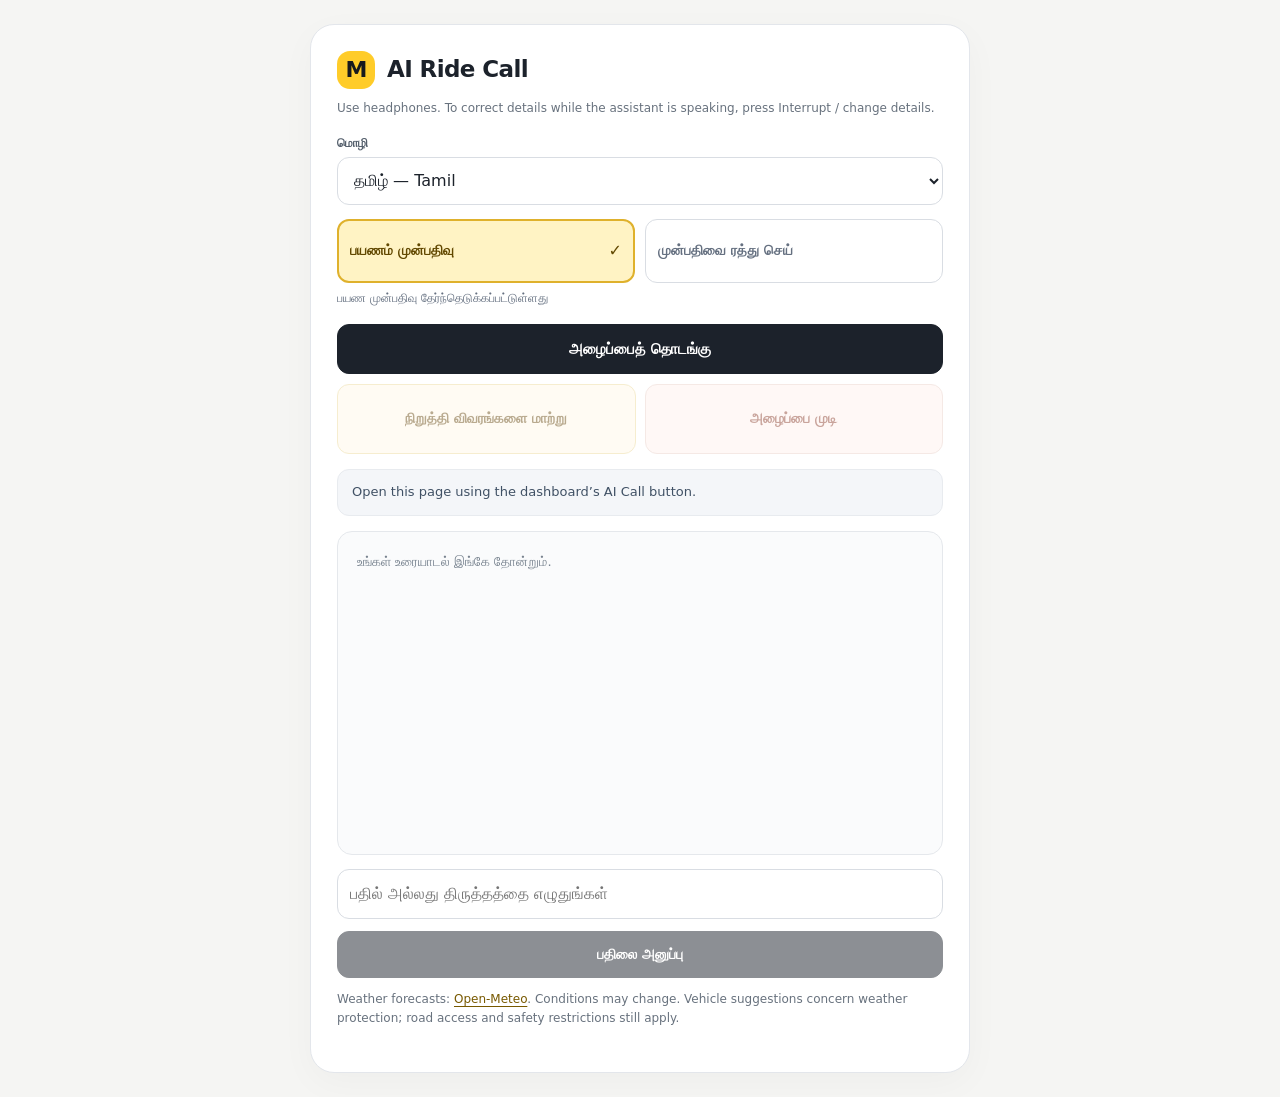
<file: app/integrations/ai_call_page.html>
<!doctype html>
<html lang="en"><head><meta charset="utf-8"><meta name="viewport" content="width=device-width,initial-scale=1"><title>AI Ride Call</title>
<style>
*{box-sizing:border-box}body{margin:0;background:#0e1525;color:#eef2ff;font:16px system-ui;display:grid;place-items:center;min-height:100vh}.phone{width:min(580px,96vw);padding:24px;background:#19253c;border-radius:25px;margin:16px auto}h2{margin:4px 0 10px}.hint{color:#b9c8e2;font-size:13px;line-height:1.5}button,input,select{padding:12px;border:0;border-radius:10px;font:inherit}button{cursor:pointer;background:#178d61;color:white}button:disabled{opacity:.45;cursor:default}select,input{background:#344660;color:white;max-width:100%}.row{display:flex;gap:8px;flex-wrap:wrap;margin:10px 0}.row>*{flex:1}#status,#weather{padding:12px;background:#273953;border-radius:12px;margin:12px 0;line-height:1.5}#weather{display:none}#log{height:260px;overflow:auto;background:#10192a;border-radius:12px;padding:12px;white-space:pre-wrap;overflow-wrap:anywhere;line-height:1.6}.you{color:#b2f5bf}.ai{color:#9fd2ff}.error{color:#ffc6a8}#interrupt{background:#996518}#hang{background:#b94150}#manual{width:100%;margin-top:10px}a{color:#b9d9ff}#readSummary{display:none;background:#344660}
</style><!-- MOVIO_CALL_THEME_STYLE_BEGIN --><style id="movioCallTheme">
/* MOVIO_CALL_THEME_V1 */
:root{--call-ink:#1c222b;--call-muted:#68727e;--call-line:#e3e6eb;--call-yellow:#ffcc29}
*{box-sizing:border-box}
body{margin:0;padding:24px 16px;background:#f5f5f3;color:var(--call-ink);font-family:'DM Sans',system-ui,-apple-system,'Segoe UI',sans-serif;font-size:15px;display:block;min-height:100vh;min-height:100dvh}
.phone{width:100%;max-width:660px;min-width:0;margin:0 auto;padding:26px;background:#fff;border:1px solid var(--call-line);border-radius:24px;box-shadow:0 10px 36px #1c222b08}
.phone *{min-width:0}
.movio-call-brand{display:flex;align-items:center;gap:12px;margin:0 0 10px}
.movio-call-mark{display:block;text-align:center;flex:none;width:38px;height:38px;line-height:38px;border-radius:13px;background:var(--call-yellow);color:#17191d;font-size:22px;font-weight:800;letter-spacing:-1px}
.phone h2{flex:1;font-size:23px;font-weight:800;letter-spacing:-.6px;line-height:1.35;margin:0;color:var(--call-ink)}
.phone .hint{font-size:12px;line-height:1.65;color:var(--call-muted);margin:10px 0 17px;overflow-wrap:anywhere}
.phone button,.phone input,.phone select{font-family:inherit;max-width:100%;border-radius:12px;font-size:14px;line-height:1.5}
.phone button{min-height:46px;padding:12px 14px;border:1px solid var(--call-line);background:#fff;color:var(--call-ink);font-weight:700;cursor:pointer;white-space:normal;touch-action:manipulation}
.phone button:hover:not(:disabled){filter:brightness(.98)}
.phone button:disabled{opacity:.5;cursor:not-allowed}
.phone button:focus-visible,.phone select:focus-visible,.phone input:focus-visible{outline:3px solid #d59d00;outline-offset:3px}
.phone select,.phone input{width:100%;min-height:48px;padding:12px;border:1px solid #d9dde3;background:#fff;color:var(--call-ink);font-size:16px;font-weight:400;box-shadow:none;color-scheme:light}
.movio-call-language{display:grid;gap:7px;margin:16px 0 14px;font-size:12px;font-weight:700;color:#535e6b}
.phone .row{display:grid;grid-template-columns:repeat(2,minmax(0,1fr));gap:9px;margin:12px 0;align-items:stretch}
.phone .row>*{min-width:0;flex:none}
.phone .row>button{width:100%}
.phone .movio-call-modes{gap:10px;grid-auto-rows:minmax(64px,auto);margin-bottom:6px}
.phone .movio-call-modes button{position:relative;min-height:64px;padding:13px 30px 13px 12px;border:1px solid #d9dde3;background:#fff;color:#657080;line-height:1.5;font-size:14px;text-align:left}
.phone #bookMode[aria-pressed=true]{background:#fff3c4;border:2px solid #dfb12c;color:#624800;padding:12px 29px 12px 11px}
.phone #cancelMode[aria-pressed=true]{background:#fff0eb;border:2px solid #de9e86;color:#823f2d;padding:12px 29px 12px 11px}
.phone .movio-call-modes button[aria-pressed=true]::after{content:'✓';position:absolute;right:11px;top:50%;transform:translateY(-50%);font-size:16px;font-weight:800}
.phone .movio-call-modes button[aria-pressed=true]:disabled{opacity:1;cursor:default}
.movio-call-selected{margin:0 0 17px;font-size:12px;color:#657080;line-height:1.5}
.phone .movio-call-actions{margin-top:10px;grid-auto-rows:minmax(70px,auto)}
.phone #call{display:block;width:100%;min-height:50px;margin:0;background:var(--call-ink);color:#fff;border:1px solid var(--call-ink);font-size:15px}
.phone #interrupt{background:#fff9e8;border:1px solid #eedca1;color:#755721}
.phone #hang{background:#fff2ee;border:1px solid #ecd4cd;color:#954c3b}
.phone #status,.phone #weather{padding:12px 14px;margin:15px 0;background:#f4f6f9;border:1px solid #e8ebef;color:#405165;border-radius:12px;font-size:13px;line-height:1.6;overflow-wrap:anywhere}
.phone #rides{white-space:pre-line;font-size:13px;line-height:1.65;color:#465364;background:#fafbfc;border-radius:12px;padding:12px;margin:12px 0;border:1px solid #e8ebef;overflow-wrap:anywhere}
.phone #rides:empty{display:none}
.phone #log{height:300px;height:clamp(220px,36dvh,350px);overflow:auto;overscroll-behavior:contain;background:#fafbfc;border:1px solid #e5e8ec;border-radius:15px;padding:13px;white-space:pre-wrap;overflow-wrap:anywhere;line-height:1.7;font-size:14px;color:#303b49}
.phone #log:empty::before{content:attr(data-empty-label);display:block;color:#78838f;font-size:13px;padding:6px}
.phone #log>div{padding:10px 12px;border-radius:12px;margin:0 0 10px}
.phone #log>div:last-child{margin-bottom:0}
.phone #log .you{background:#fff3c8;border:1px solid #f3e4b6;color:#56471f;margin-left:18px}
.phone #log .ai{background:#fff;border:1px solid #e2e7ec;color:#2c3b4d;margin-right:18px}
.phone #log .error{background:#fff1ec;border:1px solid #f0dcd3;color:#8d4430}
.phone #manual{margin-top:14px;width:100%;background:#fff;color:var(--call-ink)}
.phone #send{background:var(--call-ink);border-color:var(--call-ink);color:white}
.phone #readSummary{background:#f4f6f9;border:1px solid #dce2e8;color:#405165}
.phone .movio-call-replies{display:flex;flex-wrap:wrap}
.phone .movio-call-replies>button{flex:1 1 170px;width:auto}
.phone a{color:#785900;text-decoration:underline;text-underline-offset:3px}
.phone>.hint:last-child{font-size:11px;margin:16px 0 0;color:#75808c}
@media(max-width:480px){body{padding:12px}.phone{padding:18px 15px;border-radius:19px}.phone h2{font-size:21px}.phone .movio-call-modes button{font-size:13px}.phone .row{gap:8px}.phone button{padding:11px 10px;font-size:13px}.phone #log{font-size:13px}.phone #log .ai{margin-right:8px}.phone #log .you{margin-left:8px}}
@media(max-width:360px){.phone .movio-call-modes,.phone .movio-call-actions{grid-template-columns:minmax(0,1fr);grid-auto-rows:minmax(48px,auto)}.phone .movio-call-modes button{min-height:48px}}
@media(prefers-reduced-motion:reduce){.phone *{scroll-behavior:auto!important}}
</style><!-- MOVIO_CALL_THEME_STYLE_END --><!-- MOVIO_CALL_WEATHER_STYLE_BEGIN --><style id="movioCallWeatherStyle">/* MOVIO_CALL_WEATHER_POPUP_V1: non-modal; no backdrop or microphone changes. */
.phone #movioCallWeather[hidden],.phone #movioWeatherTab[hidden]{display:none!important}
.phone #movioCallWeather{position:fixed;z-index:90;inset:auto 14px auto auto;top:max(12px,env(safe-area-inset-top));width:min(352px,calc(100vw - 28px));max-height:min(310px,42vh);max-height:min(310px,42dvh);display:flex;flex-direction:column;margin:0;padding:0;background:#fff;color:#263443;border:1px solid #e1e6ec;border-radius:18px;box-shadow:0 14px 44px #24364a24;white-space:normal;font-family:inherit;overflow:hidden;isolation:isolate}
#movioCallWeather *{box-sizing:border-box;min-width:0}
#movioCallWeather .movio-wx-header{display:flex;align-items:center;gap:9px;padding:11px 13px 9px;border-bottom:1px solid #edf0f4;flex:none;background:#fffdf6}
#movioCallWeather .movio-wx-heading{margin:0;font-size:14px;font-weight:750;line-height:1.4;flex:1}
#movioCallWeather .movio-wx-dot{width:8px;height:8px;border-radius:50%;background:#e2ad1c;box-shadow:0 0 0 4px #fff0bc;flex:none;margin:0 3px}
.phone #movioCallWeather .movio-wx-minimize{display:grid;place-items:center;flex:none;width:34px;height:34px;min-height:34px;padding:0;border:1px solid #e2e7ec;border-radius:10px;background:#fff;color:#526171;font:23px/1 system-ui;cursor:pointer}
#movioCallWeather .movio-wx-content{overflow:auto;overscroll-behavior:contain;padding:10px 12px 12px;min-height:0}
#movioCallWeather .movio-wx-subtitle{margin:0 0 8px;color:#7b8794;font-size:10px;line-height:1.45}
#movioCallWeather .movio-wx-grid{display:grid;grid-template-columns:repeat(2,minmax(0,1fr));gap:8px}
#movioCallWeather .movio-wx-point{padding:9px 10px;background:#f6f8fb;border:1px solid #e8edf3;border-radius:12px;min-width:0}
#movioCallWeather .movio-wx-role{font-size:9px;line-height:1.5;font-weight:750;color:#748292;text-transform:uppercase;letter-spacing:.035em}
#movioCallWeather .movio-wx-place{font-size:12px;line-height:1.4;font-weight:700;margin:2px 0 7px;overflow:hidden;text-overflow:ellipsis;white-space:nowrap}
#movioCallWeather .movio-wx-main{display:flex;align-items:center;justify-content:space-between;gap:4px}
#movioCallWeather .movio-wx-icon{display:flex;flex:none;width:30px;height:30px;color:#68819b}
#movioCallWeather .movio-wx-icon svg{width:30px;height:30px;fill:none;stroke:currentColor;stroke-width:1.65;stroke-linecap:round;stroke-linejoin:round}
#movioCallWeather .movio-wx-temperature{font-size:24px;line-height:1.25;font-weight:750;letter-spacing:-.7px;white-space:nowrap}
#movioCallWeather .movio-wx-temperature small{font-size:11px;letter-spacing:0;font-weight:500;color:#73808f;margin-left:2px}
#movioCallWeather .movio-wx-condition{font-size:10px;line-height:1.4;font-weight:650;color:#536b83;margin:5px 0 3px;overflow-wrap:anywhere}
#movioCallWeather .movio-wx-rain{font-size:10px;line-height:1.5;color:#657989;overflow-wrap:anywhere}
#movioCallWeather [data-condition=clear] .movio-wx-icon{color:#bc8d13}
#movioCallWeather [data-condition=rain] .movio-wx-icon{color:#3282ad}
#movioCallWeather [data-condition=storm] .movio-wx-icon{color:#776195}
#movioCallWeather .movio-wx-tip{margin:9px 0 0;padding:8px 9px;background:#fff7dc;border-radius:9px;color:#705b26;font-size:11px;line-height:1.5;overflow-wrap:anywhere}
#movioCallWeather .movio-wx-footer{margin:7px 0 0;color:#84909e;font-size:9px;line-height:1.5;overflow-wrap:anywhere}
.phone #movioWeatherTab{position:fixed;z-index:89;right:14px;top:max(12px,env(safe-area-inset-top));display:flex;align-items:center;gap:7px;width:auto;max-width:calc(100vw - 28px);min-height:40px;padding:9px 12px;margin:0;border:1px solid #ecd898;border-radius:999px;background:#fff7db;color:#6b5420;box-shadow:0 5px 18px #21334a14;font:700 12px/1.4 system-ui;cursor:pointer;white-space:nowrap}
#movioWeatherTab svg{width:19px;height:19px;fill:none;stroke:currentColor;stroke-width:1.7;stroke-linecap:round;stroke-linejoin:round;flex:none}
.phone #movioCallWeather button:focus-visible,.phone #movioWeatherTab:focus-visible{outline:3px solid #d59d00;outline-offset:-3px}
@media(min-width:1150px){.phone #movioCallWeather,.phone #movioWeatherTab{right:20px;top:24px}}
@media(max-width:360px){.phone #movioCallWeather{right:10px;width:calc(100vw - 20px)}#movioCallWeather .movio-wx-content{padding:8px 10px 10px}#movioCallWeather .movio-wx-point{padding:8px}#movioCallWeather .movio-wx-temperature{font-size:22px}}
@media(max-height:460px){.phone #movioCallWeather{max-height:45dvh}#movioCallWeather .movio-wx-content{padding-top:7px}}
</style><!-- MOVIO_CALL_WEATHER_STYLE_END --></head><body><main class="phone">
<h2>AI Ride Call</h2><p class="hint" id="hint">Use headphones. To correct details while the assistant is speaking, press Interrupt / change details.</p>
<select id="lang"><option value="Tamil">தமிழ் — Tamil</option><option value="English">English</option><option value="Tanglish">Tanglish — தமிழ் + English</option></select>
<div class="row"><button id="bookMode">Book ride</button><button id="cancelMode">Cancel booking</button></div>
<div class="row"><button id="call">Start call</button><button id="interrupt" disabled>Interrupt / change details</button><button id="hang" disabled>End call</button></div>
<div id="status" aria-live="polite">Open this page using the dashboard’s AI Call button.</div>
<div id="rides"></div><div id="log" role="log"></div>
<input id="manual" placeholder="Type a correction or reply"><div class="row"><button id="send" disabled>Send reply</button><button id="readSummary">I have read the summary</button></div>
<p class="hint">Weather forecasts: <a href="https://open-meteo.com/" target="_blank" rel="noopener">Open-Meteo</a>. Conditions may change. Vehicle suggestions concern weather protection; road access and safety restrictions still apply.</p>
</main><script>
'use strict';
const $=id=>document.getElementById(id);
const nonce=location.hash.slice(1), origin=location.origin;
let mode='book',socket=null,stream=null,rec=null,context=null,analyser=null,source=null,raf=0;
let audio=null,finishAudio=null,audioURL=null,connected=false,busy=false,playing=false,callId=0,epoch=0,summaryNonce=null,summaryEpoch=null,ready=false,listenTimer=null,awaitInterrupt=false,playVersion=0,captureVersion=0;
let speech=null,gapTimer=null,finishGap=null,summaryKind='final';
const labels={English:['Book ride','Cancel booking','Start call','Interrupt / change details','End call','Send reply','I have read the summary'],Tamil:['பயணம் முன்பதிவு','முன்பதிவை ரத்து செய்','அழைப்பைத் தொடங்கு','நிறுத்தி விவரங்களை மாற்று','அழைப்பை முடி','பதிலை அனுப்பு','சுருக்கத்தைப் படித்தேன்'],Tanglish:['Ride book pannunga','Booking cancel pannunga','Call start','Niruthi details change','Call mudikkavum','Reply anuppu','Summary padichitten']};
function localize(){['bookMode','cancelMode','call','interrupt','hang','send','readSummary'].forEach((id,i)=>$(id).textContent=labels[$('lang').value][i]);}
$('lang').onchange=localize;localize();
function status(t){$('status').textContent=t;}
function offerReview(kind='final'){summaryKind=kind;const replay={English:'Replay weather advisory',Tamil:'வானிலை ஆலோசனையை மீண்டும் கேள்',Tanglish:'Vaanilai aalosanaiyai meendum kelu'};$('readSummary').textContent=kind==='weather'?replay[$('lang').value]:labels[$('lang').value][6];$('readSummary').style.display='inline-block';}
function log(who,text){const d=document.createElement('div');d.className=who==='You'?'you':who==='AI'?'ai':'error';d.textContent=who+': '+text;$('log').append(d);$('log').scrollTop=$('log').scrollHeight;}
// Same-origin fallback for browsers that detach a popup's window.opener.
const voiceChannel=(()=>{try{return typeof BroadcastChannel==='function'?new BroadcastChannel('movio-ai-booking'):null;}catch(e){return null;}})();
let parentTransport=null,helloAttempts=0;
function notify(type,data={}){const message={channel:'ai-ride-call',nonce,type,...data};let sent=false;
 if(parentTransport!=='broadcast'&&window.opener&&!window.opener.closed){try{window.opener.postMessage(message,origin);sent=true;}catch(e){}}
 if(voiceChannel&&(type==='hello'||!sent)){try{voiceChannel.postMessage(message);}catch(e){}}
}
function handleParentMessage(m,transport){if(mode==='cancel')return;if(!nonce||!m||m.channel!=='ai-ride-call'||m.nonce!==nonce)return;
 if(m.type==='ready'){ready=true;if(transport==='opener'||!parentTransport)parentTransport=transport;status('Ready');}
 if(m.type==='ready'||m.type==='rides'){const rides=m.rides||[];$('rides').textContent=mode==='cancel'?rides.map((r,i)=>`${i+1}. #${r.id}: ${r.pickup} → ${r.destination}`).join('\n'):'';if(socket?.readyState===1&&mode==='cancel')send({event:'active_rides',rides});}
 if(m.type==='result'&&socket?.readyState===1)send({event:'result',ok:!!m.ok,id:m.id,error:m.error,request_id:m.request_id});
}
window.addEventListener('message',e=>{if(e.origin!==origin||e.source!==window.opener)return;handleParentMessage(e.data,'opener');});
if(voiceChannel)voiceChannel.onmessage=e=>handleParentMessage(e.data,'broadcast');
function requestDashboard(){if(!nonce||ready)return;notify('hello');if(++helloAttempts<10)setTimeout(requestDashboard,500);}
if(nonce)requestDashboard();
function send(m){if(socket?.readyState===1)socket.send(JSON.stringify(m));}
const bookings=new Map();
async function commitOnce(token){
 const controller=new AbortController(),timer=setTimeout(()=>controller.abort(),12000);
 try{const response=await fetch('/api/weather-booking/commit',{method:'POST',credentials:'same-origin',signal:controller.signal,headers:{'Content-Type':'application/json'},body:JSON.stringify({token})});
  const result=await response.json();if(!response.ok||!result.ok){const error=Error(result.error||'Booking was not saved. Please confirm again.');error.http=true;throw error;}return result;
 }finally{clearTimeout(timer);}
}
async function commitBooking(action,id){
 const request=action.request_id;
 if(!request||!action.token){send({event:'result',request_id:request,ok:false,error:'Missing booking confirmation. Please confirm again.'});return;}
 if(!bookings.has(request))bookings.set(request,(async()=>{
  for(let attempt=0;attempt<2;attempt++){
   try{return await commitOnce(action.token);}
   catch(e){if(e.http||attempt===1)return {ok:false,error:e.name==='AbortError'?'Saving timed out. Checking whether the booking was stored.':e.message};}
  }
 })());
 const result=await bookings.get(request);
 if(result.ok)notify('booking_saved',{id:result.id});
 if(id===callId&&connected){send({event:'result',request_id:request,epoch:action.epoch,...result});status(result.ok?'Booking saved. Waiting for the spoken confirmation…':'Checking the booking result…');}
}
function stopCapture(){clearTimeout(listenTimer);listenTimer=null;cancelAnimationFrame(raf);raf=0;if(rec){rec.onstop=null;if(rec.state==='recording')rec.stop();rec=null;}source?.disconnect();source=null;analyser=null;if(context){context.close().catch(()=>{});context=null;}}
function releaseAudio(){if(audio){audio.onended=null;audio.onerror=null;audio.pause();audio.src='';audio=null;}if(audioURL){URL.revokeObjectURL(audioURL);audioURL=null;}}
function stopAudio(){playVersion++;speech=null;clearTimeout(gapTimer);gapTimer=null;if(finishGap){const done=finishGap;finishGap=null;done(false);}releaseAudio();if(finishAudio){const done=finishAudio;finishAudio=null;done(false);}playing=false;}
function listenSoon(id){clearTimeout(listenTimer);if(connected&&!busy&&!playing)listenTimer=setTimeout(()=>listen(id),300);}
function listen(id){if(!connected||busy||playing||id!==callId||!stream)return;stopCapture();
 const type=['audio/webm;codecs=opus','audio/webm','audio/mp4'].find(t=>MediaRecorder.isTypeSupported(t));
 rec=new MediaRecorder(stream,type?{mimeType:type}:{});const mine=rec,chunks=[],capture=++captureVersion;let speaking=false,first=0,lastVoice=0;
 rec.ondataavailable=e=>{if(e.data.size)chunks.push(e.data)};
 rec.onstop=()=>{cancelAnimationFrame(raf);if(!connected||id!==callId||!speaking)return;busy=true;status('Thinking…');
  const blob=new Blob(chunks,{type:mine.mimeType});if(blob.size>2000000){busy=false;status('Please use a shorter reply.');listenSoon(id);return;}
  const reader=new FileReader();reader.onload=()=>{if(connected&&id===callId&&capture===captureVersion)send({event:'audio',payload:String(reader.result).split(',')[1],summary_nonce:summaryNonce});};reader.readAsDataURL(blob);};
 rec.start();context=new AudioContext();source=context.createMediaStreamSource(stream);analyser=context.createAnalyser();analyser.fftSize=1024;source.connect(analyser);const samples=new Float32Array(analyser.fftSize),started=performance.now();status('Listening…');
 function monitor(){if(!connected||busy||playing||id!==callId||mine.state!=='recording')return;analyser.getFloatTimeDomainData(samples);let sum=0;for(const x of samples)sum+=x*x;const now=performance.now();if(Math.sqrt(sum/samples.length)>.023){if(!speaking){speaking=true;first=now;}lastVoice=now;}
  if(speaking&&now-first>450&&now-lastVoice>1100||now-started>27000){if(speaking)mine.stop();else{stopCapture();listenSoon(id);}return;}raf=requestAnimationFrame(monitor);}
 raf=requestAnimationFrame(monitor);
}
function interrupt(){if(!connected)return;awaitInterrupt=true;captureVersion++;stopAudio();stopCapture();summaryNonce=null;summaryEpoch=null;$('readSummary').style.display='none';busy=false;send({event:'interrupt'});status('Tell me the corrected details.');listenSoon(callId);}
$('interrupt').onclick=interrupt;
async function play(m,id){stopAudio();stopCapture();const ticket=playVersion;busy=true;playing=true;status('AI speaking…');let ended=false;const localEpoch=m.epoch;
 try{const bytes=Uint8Array.from(atob(m.payload),c=>c.charCodeAt(0));audioURL=URL.createObjectURL(new Blob([bytes],{type:'audio/wav'}));audio=new Audio(audioURL);
  const wait=new Promise(resolve=>{finishAudio=resolve;audio.onended=()=>resolve(true);audio.onerror=()=>resolve(false);});await audio.play();ended=await wait;
 }catch(e){log('Error','Audio could not play. Read the summary below.');}
 finally{if(ticket===playVersion&&id===callId&&(localEpoch==null||localEpoch===epoch)){stopAudio();busy=false;playing=false;/* MOVIO_WX_PLAY_BEGIN */window.movioCallWeatherUI?.playbackFinished(m,id,ended);/* MOVIO_WX_PLAY_END */if(ended&&m.summary_nonce){send({event:'playback_ended',epoch:m.epoch,summary_nonce:m.summary_nonce});$('readSummary').style.display='none';}else if(m.summary_nonce){offerReview(m.summary_kind);}if(m.done){stop();status('Call completed.');}else listenSoon(id);}}
}
function queueSpeech(m,id){
 if(m.event==='reply'){stopAudio();stopCapture();speech={id,epoch:m.epoch,meta:m,total:m.chunk_count,next:0,chunks:new Map(),running:false};busy=true;playing=true;status('AI speaking…');}
 const current=speech;if(!current||current.id!==id||current.epoch!==m.epoch||id!==callId)return;
 if(m.chunk_index<current.next)return;current.chunks.set(m.chunk_index,m);drainSpeech(current);
}
async function drainSpeech(current){
 if(current.running)return;current.running=true;
 try{
  while(speech===current&&current.id===callId&&current.epoch===epoch){
   const part=current.chunks.get(current.next);if(!part)return;current.chunks.delete(current.next);
   let ended=false;
   try{const bytes=Uint8Array.from(atob(part.payload),c=>c.charCodeAt(0));audioURL=URL.createObjectURL(new Blob([bytes],{type:'audio/wav'}));audio=new Audio(audioURL);
    const wait=new Promise(resolve=>{finishAudio=resolve;audio.onended=()=>resolve(true);audio.onerror=()=>resolve(false);});await audio.play();ended=await wait;
   }catch(e){ended=false;}
   if(speech!==current||current.id!==callId||current.epoch!==epoch)return;
   finishAudio=null;releaseAudio();
   if(!ended){speech=null;playing=false;busy=false;log('Error',current.meta.summary_kind==='weather'?'Weather audio could not play. Replay the advisory before continuing.':'Audio could not play. Review the booking details below.');if(current.meta.summary_nonce)offerReview(current.meta.summary_kind);listenSoon(current.id);return;}
   current.next++;
   if(current.next===current.total){speech=null;playing=false;busy=false;/* MOVIO_WX_STREAM_BEGIN */window.movioCallWeatherUI?.playbackFinished(current.meta,current.id,true);/* MOVIO_WX_STREAM_END */
    if(current.meta.summary_nonce)send({event:'playback_ended',epoch:current.epoch,summary_nonce:current.meta.summary_nonce});
    if(current.meta.done){stop();status('Call completed.');}else listenSoon(current.id);return;
   }
   if(part.pause_after_ms){await new Promise(resolve=>{finishGap=resolve;gapTimer=setTimeout(()=>{finishGap=null;gapTimer=null;resolve(true);},part.pause_after_ms);});}
  }
 }finally{current.running=false;if(speech===current&&current.id===callId&&current.epoch===epoch&&current.chunks.has(current.next))drainSpeech(current);}
}

/* MOVIO_CANCEL_ACCOUNT_V1 */
let accountCancelRides = [];
let accountCancelOwner = null;

const accountCancelRequests = new Map();

const accountCancelStatuses = new Set([
    'scheduled',
    'requested',
    'accepted',
    'arriving',
    'needs_location'
]);

async function cancelAccountAPI(path, body) {
    const controller = new AbortController();
    const timer = setTimeout(() => controller.abort(), 10000);

    try {
        const response = await fetch('/api' + path, {
            credentials: 'same-origin',
            cache: 'no-store',
            signal: controller.signal,
            ...(body === undefined ? {} : {
                method: 'POST',
                headers: {'Content-Type': 'application/json'},
                body: JSON.stringify(body)
            })
        });

        let data;

        try {
            data = await response.json();
        } catch (error) {
            throw Error(
                'The website API did not return JSON. ' +
                'Open the current website address.'
            );
        }

        if (response.status === 401) {
            throw Error(
                'Sign in to your customer account on this website address.'
            );
        }

        if (!response.ok || data.ok === false) {
            throw Error(
                data.error || 'The booking request was rejected.'
            );
        }

        return data;
    } finally {
        clearTimeout(timer);
    }
}

async function cancelAccountSnapshot() {
    const me = await cancelAccountAPI('/me');

    if (me.role !== 'customer') {
        throw Error(
            'Use your customer account to cancel a booking.'
        );
    }

    const data = await cancelAccountAPI('/rides');

    if (!Array.isArray(data.rides)) {
        throw Error(
            'Your bookings could not be loaded. Please retry.'
        );
    }

    return {
        owner: Number(me.id),
        rides: data.rides.filter(
            ride => Number(ride.customer_id) === Number(me.id)
        )
    };
}

async function loadAccountCancellation() {
    const snapshot = await cancelAccountSnapshot();

    accountCancelOwner = snapshot.owner;

    accountCancelRides = snapshot.rides.filter(
        ride => accountCancelStatuses.has(ride.status)
    ).slice(0, 30);

    $('rides').textContent = accountCancelRides.map(
        (ride, index) =>
            `${index + 1}. #${ride.id}: ` +
            `${ride.pickup} → ${ride.destination} (${ride.status})`
    ).join('\n');

    return accountCancelRides;
}

async function ownedCancellationRide(id) {
    const snapshot = await cancelAccountSnapshot();

    if (snapshot.owner !== accountCancelOwner) {
        throw Error(
            'Your signed-in account changed. ' +
            'End this call and start again.'
        );
    }

    const ride = snapshot.rides.find(
        item => Number(item.id) === id
    );

    if (!ride) {
        throw Error(
            'This booking was not found in your signed-in account.'
        );
    }

    return ride;
}

async function cancelAccountBooking(action, id) {
    const request = action.request_id;

    if (!request) {
        send({
            event: 'result',
            ok: false,
            error: 'Cancellation confirmation is missing.'
        });
        return;
    }

    const key = id + ':' + request;

    if (!accountCancelRequests.has(key)) {
        accountCancelRequests.set(key, (async () => {
            try {
                const rideId = Number(action.ride_id);

                if (!Number.isSafeInteger(rideId) || rideId < 1) {
                    throw Error('Invalid booking number.');
                }

                const ride = await ownedCancellationRide(rideId);

                if (ride.status !== 'cancelled') {
                    if (!accountCancelStatuses.has(ride.status)) {
                        throw Error(
                            'This booking cannot be cancelled ' +
                            'in its current state.'
                        );
                    }

                    try {
                        if (ride.status === 'scheduled') {
                            await cancelAccountAPI(
                                '/weather-booking/cancel',
                                {ride_id: rideId}
                            );
                        } else {
                            await cancelAccountAPI(
                                '/rides/' + rideId + '/status',
                                {status: 'cancelled'}
                            );
                        }
                    } catch (error) {
                        const latest = await ownedCancellationRide(
                            rideId
                        );

                        if (latest.status !== 'cancelled') {
                            if (
                                ride.status === 'scheduled' &&
                                latest.status !== 'scheduled' &&
                                accountCancelStatuses.has(latest.status)
                            ) {
                                await cancelAccountAPI(
                                    '/rides/' + rideId + '/status',
                                    {status: 'cancelled'}
                                );
                            } else {
                                throw error;
                            }
                        }
                    }
                }

                const saved = await ownedCancellationRide(rideId);

                if (saved.status !== 'cancelled') {
                    throw Error(
                        'Cancellation was not saved. Please retry.'
                    );
                }

                return {ok: true, id: rideId};

            } catch (error) {
                return {
                    ok: false,
                    error: error.name === 'AbortError'
                        ? 'The website timed out. Check your booking ' +
                          'status before retrying.'
                        : error.message
                };
            }
        })());
    }

    const result = await accountCancelRequests.get(key);

    if (id === callId && connected) {
        send({
            event: 'result',
            request_id: request,
            ...result
        });
    }
}

async function start(){if(connected)return;const id=++callId;epoch=0;summaryNonce=null;awaitInterrupt=false;
 try{if(mode==='cancel')await loadAccountCancellation();const binding=mode==='book'?await fetch('/api/weather-booking/session',{method:'POST',credentials:'same-origin',headers:{'Content-Type':'application/json'},body:'{}'}).then(async r=>{const j=await r.json();if(!r.ok)throw Error(j.error||'Sign in first');return j;}):null;
  stream=await navigator.mediaDevices.getUserMedia({audio:{echoCancellation:true,noiseSuppression:true,autoGainControl:true}});socket=new WebSocket(`${location.protocol==='https:'?'wss':'ws'}://${location.host}/browser-call?language=${encodeURIComponent($('lang').value)}&mode=${mode}`);
  socket.onopen=()=>{connected=true;busy=true;$('call').disabled=true;$('hang').disabled=false;$('interrupt').disabled=mode==='cancel';$('send').disabled=mode==='cancel';$('lang').disabled=true;$('bookMode').disabled=true;$('cancelMode').disabled=true;if(binding)send({event:'start',...binding});if(mode==='cancel')send({event:'active_rides',rides:accountCancelRides});else notify('get_rides');};
  socket.onmessage=async e=>{if(id!==callId)return;const m=JSON.parse(e.data);if(m.epoch!=null&&m.epoch<epoch)return;if(m.epoch!=null)epoch=m.epoch;
   if(awaitInterrupt&&['reply','speech_chunk','action'].includes(m.event))return;
   /* MOVIO_WX_EVENT_BEGIN */window.movioCallWeatherUI?.event(m,id);/* MOVIO_WX_EVENT_END */if(m.event==='ready')return;
   if(m.event==='processing'){busy=true;status('Thinking…');return;}
   if(m.event==='interrupted'){awaitInterrupt=false;busy=false;listenSoon(id);return;}
   if(m.event==='heard'){log('You',m.text);return;}
   if(m.event==='booking_error'){log('Error',m.message||'Booking was not saved.');status('Review the summary and confirm again.');return;}
   if(m.event==='error'){stopAudio();log('Error',m.message||'Please repeat');awaitInterrupt=false;busy=false;if(m.fatal)stop();else listenSoon(id);return;}
   if(m.event==='action'){busy=true;stopCapture();status('Saving your confirmed booking…');if(m.type==='weather_book')await commitBooking(m,id);else if(m.type==='cancel')await cancelAccountBooking(m,id);else notify('action',{action:m});return;}
   if(m.event==='speech_chunk'){queueSpeech(m,id);return;}
   if(m.event==='reply'){/* MOVIO_WX_REPLY_BEGIN */window.movioCallWeatherUI?.reply(m,id);if(window.movioCallWeatherUI?.shouldLog(m,id)!==false)/* MOVIO_WX_REPLY_END */if(m.text)log('AI',m.text);summaryNonce=m.summary_nonce||null;summaryEpoch=m.epoch;summaryKind=m.summary_kind||'final';$('readSummary').style.display='none';if(m.streaming)queueSpeech(m,id);else if(m.payload)await play(m,id);else{busy=false;if(summaryNonce)offerReview(summaryKind);listenSoon(id);}}
  };
  socket.onclose=()=>{if(id===callId)stop();};socket.onerror=()=>log('Error','Connection failed. Check the notebook services.');
 }catch(e){log('Error',e.message);stop();}
}
function stop(){callId++;connected=false;busy=false;stopAudio();stopCapture();socket?.close();socket=null;stream?.getTracks().forEach(t=>t.stop());stream=null;$('call').disabled=false;$('hang').disabled=true;$('interrupt').disabled=true;$('send').disabled=true;$('lang').disabled=false;$('bookMode').disabled=false;$('cancelMode').disabled=false;status('Call ended');}
function typed(text){if(!connected||!text.trim())return;if(playing||busy)interrupt();captureVersion++;stopCapture();busy=true;send({event:'text',text:text.trim(),summary_nonce:summaryNonce});}
$('send').onclick=()=>{typed($('manual').value);$('manual').value='';};$('manual').onkeydown=e=>{if(e.key==='Enter')$('send').click();};
$('readSummary').onclick=()=>{if(summaryNonce){if(summaryKind==='weather'){typed('repeat weather');$('readSummary').style.display='none';return;}send({event:'summary_read',epoch:summaryEpoch,summary_nonce:summaryNonce});$('readSummary').style.display='none';status('Summary read. Say yes to confirm, or give a correction.');listenSoon(callId);}};
$('bookMode').onclick=()=>{mode='book';$('rides').textContent='';};$('cancelMode').onclick=async()=>{mode='cancel';try{await loadAccountCancellation();status('Your bookings are loaded. Start the call.');}catch(error){$('rides').textContent='';status(error.message);}};$('call').onclick=start;$('hang').onclick=stop;window.addEventListener('beforeunload',stop);
</script><!-- MOVIO_CALL_THEME_SCRIPT_BEGIN --><script id="movioCallThemeScript">
/* MOVIO_CALL_THEME_V1: presentation only; preserve every existing call handler. */
(function(){
 'use strict';
 const byId=id=>document.getElementById(id),book=byId('bookMode'),cancel=byId('cancelMode'),language=byId('lang');
 if(!book||!cancel||!language||document.getElementById('movioCallSelected'))return;
 const panel=book.closest('.phone');if(!panel)return;
 const heading=panel.querySelector('h2');
 if(heading){const brand=document.createElement('div'),mark=document.createElement('span');brand.className='movio-call-brand';mark.className='movio-call-mark';mark.textContent='M';mark.setAttribute('aria-hidden','true');heading.before(brand);brand.append(mark,heading);}
 const languageLabel=document.createElement('label'),caption=document.createElement('span');
 languageLabel.className='movio-call-language';languageLabel.htmlFor='lang';caption.id='movioCallLanguageLabel';language.before(languageLabel);languageLabel.append(caption,language);
 const modes=book.parentElement;modes.classList.add('movio-call-modes');modes.setAttribute('role','group');
 const note=document.createElement('p');note.id='movioCallSelected';note.className='movio-call-selected';note.setAttribute('role','status');note.setAttribute('aria-live','polite');modes.after(note);
 const startButton=byId('call'),actions=startButton.parentElement;actions.classList.add('movio-call-actions');actions.before(startButton);
 byId('send')?.parentElement.classList.add('movio-call-replies');
 const copy={
  English:{language:'Language',purpose:'Call purpose',book:'Ride booking selected',cancel:'Booking cancellation selected',empty:'Your conversation will appear here.',placeholder:'Type a reply or correction'},
  Tamil:{language:'மொழி',purpose:'அழைப்பின் நோக்கம்',book:'பயண முன்பதிவு தேர்ந்தெடுக்கப்பட்டுள்ளது',cancel:'முன்பதிவு ரத்து தேர்ந்தெடுக்கப்பட்டுள்ளது',empty:'உங்கள் உரையாடல் இங்கே தோன்றும்.',placeholder:'பதில் அல்லது திருத்தத்தை எழுதுங்கள்'},
  Tanglish:{language:'Language',purpose:'Call purpose',book:'Ride booking selected',cancel:'Booking cancellation selected',empty:'Unga conversation inga varum.',placeholder:'Reply illa correction type pannunga'}
 };
 const tanglish=['Ride book pannu','Booking cancel pannu','Call start','Niruthi detail change pannu','Call mudikkavum'];
 if(typeof labels==='object'&&Array.isArray(labels.Tanglish))tanglish.forEach((text,index)=>{labels.Tanglish[index]=text;});
 let selected='book';
 function update(requested){
  // Read the actual existing mode; do not change it or replace its click handlers.
  selected=typeof mode==='string'&&['book','cancel'].includes(mode)?mode:requested||selected;
  const text=copy[language.value]||copy.English;
  if(language.value==='Tanglish')for(const [index,id] of ['bookMode','cancelMode','call','interrupt','hang'].entries())byId(id).textContent=tanglish[index];
  for(const [button,value] of [[book,'book'],[cancel,'cancel']]){
   button.setAttribute('aria-pressed',String(selected===value));button.setAttribute('aria-label',button.textContent);button.setAttribute('aria-describedby',note.id);
  }
  modes.setAttribute('aria-label',text.purpose);caption.textContent=text.language;note.textContent=text[selected];
  const log=byId('log');if(log)log.setAttribute('data-empty-label',text.empty);
  const input=byId('manual');if(input){input.placeholder=text.placeholder;input.setAttribute('aria-label',text.placeholder);}
 }
 // Existing onclick/onchange handlers run first and retain all booking/account logic.
 book.addEventListener('click',()=>update('book'));cancel.addEventListener('click',()=>update('cancel'));
 language.addEventListener('change',()=>update());update();
})();
</script><!-- MOVIO_CALL_THEME_SCRIPT_END --><!-- MOVIO_CONFIRMATION_CLIENT_START_V1 -->
<script>

// MOVIO_CONFIRMATION_CLIENT_V1 — behaviour only; existing layout/theme retained.
(()=>{
 'use strict';
 if(window.__movioConfirmationFlow)return;window.__movioConfirmationFlow=true;
 const affirmative=new Set(["aam", "aama", "aama book pannunga", "aamaa", "aamam", "amam", "bike continue", "book it", "book pannu", "book pannunga", "booking pannunga", "confirm", "confirmed", "continue", "continue pannunga", "go ahead", "keep bike", "keep the bike", "ok", "okay", "sari", "seri", "seri book pannunga", "yeah", "yep", "yes", "yes book it", "yes book pannunga", "yes confirm", "yes continue", "yes please", "yes please confirm", "yes please continue", "ஆமா", "ஆமாங்க", "ஆமாம்", "ஆமாம் தொடரலாம்", "ஆம்", "ஆம் தொடரலாம்", "ஆம் தொடருங்கள்", "ஆம் புக் செய்க", "ஆம் புக் பண்ணுங்க", "உறுதி செய்யுங்கள்", "சரி", "சரி புக் பண்ணுங்க", "சரிங்க", "சரிதான்", "சரியாக உள்ளது", "தொடரலாம்", "தொடருங்கள்", "புக் பண்ணுங்க", "புக்கிங் பண்ணுங்க", "பைக் தொடரட்டும்", "முன்பதிவு செய்யுங்கள்"]);
 const norm=s=>String(s||'').normalize('NFKC').toLowerCase().replace(/\p{Cf}/gu,'').replace(/\p{P}/gu,' ').replace(/\s+/g,' ').trim();
 const yes=s=>affirmative.has(norm(s));
 const oldSend=send,oldTyped=typed;
 let observed=null,latest=null,acknowledged=null,queued=null,saving=false;
 const submitted=new Set();
 function observe(){
  if(!socket||socket===observed)return;
  observed=socket;latest=null;acknowledged=null;queued=null;saving=false;submitted.clear();
  socket.addEventListener('message',e=>{
   let m;try{m=JSON.parse(e.data);}catch{return;}
   if(m.event==='reply'){
    latest=m.summary_nonce?{nonce:m.summary_nonce,epoch:m.epoch,kind:m.summary_kind||'final'}:null;
    if(queued&&(!latest||queued.nonce!==latest.nonce))queued=null;
    if(m.done){saving=false;queued=null;}
   }
   if(m.event==='action'&&m.type==='weather_book'){saving=true;queued=null;}
   if(m.event==='error'||m.event==='booking_error'){saving=false;if(latest)submitted.delete(latest.nonce);}
   if(m.event==='interrupted'){queued=null;latest=null;acknowledged=null;}
  });
 }
 function flush(){
  const item=queued;
  if(!item||saving||!connected||busy||playing)return;
  if(!latest||item.nonce!==latest.nonce||summaryNonce!==item.nonce){queued=null;return;}
  if(acknowledged!==item.nonce)return;
  queued=null;oldTyped(item.text);
 }
 send=function(message){
  observe();
  if(message.event==='playback_ended'||message.event==='summary_read'){
   if(latest&&message.summary_nonce===latest.nonce)acknowledged=message.summary_nonce;
   oldSend(message);setTimeout(flush,0);return;
  }
  if(message.event==='interrupt'){queued=null;latest=null;acknowledged=null;}
  if(message.event==='text'&&yes(message.text)&&message.summary_nonce){
   if(submitted.has(message.summary_nonce))return;
   submitted.add(message.summary_nonce);
  }
  oldSend(message);
 };
 typed=function(text){
  observe();
  if(yes(text)&&latest&&summaryNonce===latest.nonce){
   if(saving||submitted.has(latest.nonce))return;
   if(playing||busy||acknowledged!==latest.nonce){queued={text:String(text),nonce:latest.nonce};return;}
  }else queued=null;
  oldTyped(text);
 };
})();
</script>
<!-- MOVIO_CONFIRMATION_CLIENT_END_V1 -->
<!-- MOVIO_CALL_WEATHER_SCRIPT_BEGIN --><script id="movioCallWeatherScript">/* MOVIO_CALL_WEATHER_POPUP_V1: one renderer, existing response and playback only. */
(()=>{
 'use strict';
 const transcript=document.getElementById('log'),language=document.getElementById('lang');
 if(!transcript||!language||window.movioCallWeatherUI)return;
 const panel=transcript.closest('.phone');if(!panel)return;
 const card=document.createElement('section');card.id='movioCallWeather';card.hidden=true;
 card.setAttribute('role','region');card.setAttribute('aria-labelledby','movioWeatherTitle');
 const tab=document.createElement('button');tab.id='movioWeatherTab';tab.type='button';tab.hidden=true;
 tab.setAttribute('aria-controls',card.id);tab.setAttribute('aria-expanded','false');
 panel.append(card,tab);
 let current=null,currentKey='',session=null,pending=null,expanded=false;
 const opened=new Set(),printed=new Set();
 // EXISTING_WEATHER_HELPERS: inserted here at build time, not loaded externally.
 const copy={
  English:{title:'Your trip weather',subtitle:'Both locations at your pickup time',pickup:'Pickup',destination:'Destination',rain:'rain chance',missing:'Not reported',forecast:'Forecast',
   clear:'Sunny',mainlyClear:'Mostly clear',partlyCloudy:'Partly cloudy',cloudy:'Cloudy',fog:'Foggy',drizzle:'Drizzle',rainy:'Rainy',heavyRain:'Heavy rain',freezingRain:'Freezing rain',snow:'Snow',showers:'Rain showers',storm:'Thunderstorms',hail:'Thunderstorms with hail',unknown:'Condition not reported'},
  Tamil:{title:'உங்கள் பயண வானிலை',subtitle:'புறப்படும் நேரத்தில் இரு இடங்களின் முன்னறிவிப்பு',pickup:'புறப்படும் இடம்',destination:'சேரும் இடம்',rain:'மழை வாய்ப்பு',missing:'தகவல் இல்லை',forecast:'முன்னறிவிப்பு',
   clear:'வெயில்',mainlyClear:'தெளிவான வானம்',partlyCloudy:'ஓரளவு மேகமூட்டம்',cloudy:'மேகமூட்டம்',fog:'மூடுபனி',drizzle:'தூறல்',rainy:'மழை',heavyRain:'கனமழை',freezingRain:'உறையும் மழை',snow:'பனிப்பொழிவு',showers:'மழைச் சாரல்',storm:'இடியுடன் மழை',hail:'இடியுடன் ஆலங்கட்டி மழை',unknown:'வானிலை தகவல் இல்லை'},
  Tanglish:{title:'Unga trip weather',subtitle:'Pickup time-la rendu places-oda forecast',pickup:'Pickup',destination:'Destination',rain:'rain chance',missing:'Not reported',forecast:'Forecast',
   clear:'Sunny',mainlyClear:'Mostly clear',partlyCloudy:'Partly cloudy',cloudy:'Cloudy',fog:'Foggy',drizzle:'Drizzle',rainy:'Rainy',heavyRain:'Heavy rain',freezingRain:'Freezing rain',snow:'Snow',showers:'Rain showers',storm:'Thunderstorms',hail:'Thunderstorms with hail',unknown:'Condition not reported'}
 };
 const drawings={
  clear:'<circle cx="20" cy="20" r="6"/><path d="M20 4v4m0 24v4M4 20h4m24 0h4M9 9l3 3m16 16l3 3M9 31l3-3m16-16l3-3"/>',
  cloudy:'<path d="M11 29h18a7 7 0 0 0 .2-14 10 10 0 0 0-19-1A7.6 7.6 0 0 0 11 29Z"/>',
  rain:'<path d="M10 24h20a6 6 0 0 0-1-12 9 9 0 0 0-17-1 6.6 6.6 0 0 0-2 13ZM13 29l-2 5m10-5-2 5m10-5-2 5"/>',
  storm:'<path d="M10 24a6.6 6.6 0 0 1 2-13 9 9 0 0 1 17 1 6 6 0 0 1 1 12M22 21l-7 9h7l-4 7"/>',
  fog:'<path d="M10 23h20a6 6 0 0 0-1-12 9 9 0 0 0-17-1 6.6 6.6 0 0 0-2 13M7 29h26M11 34h18"/>',
  snow:'<path d="M10 24h20a6 6 0 0 0-1-12 9 9 0 0 0-17-1 6.6 6.6 0 0 0-2 13M13 30h.1M20 34h.1M28 30h.1"/>'
 };
 function condition(code){
  if(code===0)return ['clear','clear'];if(code===1)return ['mainlyClear','clear'];
  if(code===2)return ['partlyCloudy','cloudy'];if(code===3)return ['cloudy','cloudy'];
  if([45,48].includes(code))return ['fog','fog'];if([51,53,55,56,57].includes(code))return ['drizzle','rain'];
  if([61,63].includes(code))return ['rainy','rain'];if([65,82].includes(code))return ['heavyRain','rain'];
  if([66,67].includes(code))return ['freezingRain','rain'];if([71,73,75,77,85,86].includes(code))return ['snow','snow'];
  if([80,81].includes(code))return ['showers','rain'];if(code===95)return ['storm','storm'];
  if([96,99].includes(code))return ['hail','storm'];return ['unknown','cloudy'];
 }
 function node(tag,cls,text){const element=document.createElement(tag);if(cls)element.className=cls;if(text!==undefined)element.textContent=text;return element;}
 function numeric(value,lower,upper){return typeof value==='number'&&Number.isFinite(value)&&value>=lower&&value<=upper;}
 function format(value){return new Intl.NumberFormat('en-IN',{maximumFractionDigits:1}).format(value);}
 function date(value,lang){try{const instant=new Date(value);if(Number.isNaN(instant.getTime()))return '';return new Intl.DateTimeFormat(lang==='Tamil'?'ta-IN':'en-IN',{timeZone:'Asia/Kolkata',day:'numeric',month:'short',hour:'numeric',minute:'2-digit',hour12:true}).format(instant);}catch{return '';}}

 const extra={
  English:{tab:'Trip weather',minimize:'Minimize weather',tip:'Travel tip',
   rainTip:'Carry an umbrella and protect your belongings from rain.',
   stormTip:'Check local warnings and take shelter if thunder is nearby.',
   heatTip:'Carry drinking water and use sun protection.',
   clearTip:'Keep water handy and use sun protection outdoors.',
   fogTip:'Take care around the pickup point when visibility is low.',
   snowTip:'Wear suitable layers and take care on slippery surfaces.',
   neutralTip:'Keep your travel essentials handy before leaving.'},
  Tamil:{tab:'பயண வானிலை',minimize:'வானிலையைச் சுருக்கு',tip:'பயணக் குறிப்பு',
   rainTip:'குடை எடுத்துக்கொண்டு உங்கள் பொருட்களை மழையிலிருந்து பாதுகாத்துக்கொள்ளுங்கள்.',
   stormTip:'உள்ளூர் எச்சரிக்கைகளைக் கவனியுங்கள். இடி அருகில் கேட்டால் பாதுகாப்பான இடத்தில் இருங்கள்.',
   heatTip:'குடிநீர் எடுத்துக்கொள்ளுங்கள். வெயிலிலிருந்து பாதுகாத்துக்கொள்ளுங்கள்.',
   clearTip:'குடிநீர் வைத்துக்கொள்ளுங்கள். வெளியே செல்லும்போது வெயிலிலிருந்து பாதுகாத்துக்கொள்ளுங்கள்.',
   fogTip:'பார்வை தெளிவாக இல்லாவிட்டால் வாகனத்தில் ஏறுமிடத்தில் கவனமாக இருங்கள்.',
   snowTip:'பொருத்தமான உடை அணியுங்கள். வழுக்கும் இடங்களில் கவனமாக இருங்கள்.',
   neutralTip:'கிளம்பும் முன் பயணத்திற்குத் தேவையான பொருட்களை எடுத்துக்கொள்ளுங்கள்.'},
  Tanglish:{tab:'Trip weather',minimize:'Weather-a minimize pannunga',tip:'Travel tip',
   rainTip:'Umbrella eduthukkonga. Unga belongings-a rain-la irundhu protect pannikkonga.',
   stormTip:'Local warnings-a check pannunga. Idi pakkathula ketta safe place-la irunga.',
   heatTip:'Drinking water eduthukkonga. Sun protection use pannunga.',
   clearTip:'Water vachukkonga. Velila pogumbodhu sun protection use pannunga.',
   fogTip:'Visibility kammiya irundha pickup place-la careful-ah irunga.',
   snowTip:'Suitable clothes pottukkonga. Slippery places-la careful-ah irunga.',
   neutralTip:'Kelambura munnaadi travel essentials-a eduthukkonga.'}
 };
 function bounded(set,key){set.add(key);if(set.size>192)set.delete(set.values().next().value);}
 function valid(data){
  return !!data&&data.version==='call-weather-card-v1'&&Array.isArray(data.points)&&data.points.some(p=>
   p&&['pickup','destination'].includes(p.role)&&(numeric(p.temperature_c,-100,70)||numeric(p.rain_probability_pct,0,100)||numeric(p.weather_code,0,99)));
 }
 function identity(data){return JSON.stringify([data.pickup_at,data.points.filter(p=>p&&['pickup','destination'].includes(p.role)).map(p=>
  [p.role,p.place,p.valid_at,p.weather_code,p.temperature_c,p.rain_probability_pct])]);}
 function labels(){return {...(copy[language.value]||copy.English),...(extra[language.value]||extra.English)};}
 function show(value){
  expanded=!!value&&!!current;card.hidden=!expanded;tab.hidden=!current||expanded;
  tab.setAttribute('aria-expanded',String(expanded));
 }
 function hide(){current=null;currentKey='';pending=null;show(false);card.replaceChildren();}
 function reset(id){hide();session=id;opened.clear();printed.clear();}
 function minimize(){show(false);}
 function tip(points,text){
  const icons=points.map(p=>condition(p.weather_code)[1]);
  const rain=points.some(p=>numeric(p.rain_probability_pct,0,100)&&p.rain_probability_pct>=50);
  if(icons.includes('storm'))return text.stormTip;
  if(icons.includes('rain')||rain)return text.rainTip;
  if(points.some(p=>numeric(p.temperature_c,-100,70)&&p.temperature_c>=32))return text.heatTip;
  if(icons.includes('snow'))return text.snowTip;
  if(icons.includes('fog'))return text.fogTip;
  if(icons.includes('clear'))return text.clearTip;
  return text.neutralTip;
 }
 function render(){
  if(!current)return;
  const text=labels(),data=current;
  const focusClose=card.contains(document.activeElement);card.replaceChildren();
  const header=node('div','movio-wx-header'),dot=node('span','movio-wx-dot');dot.setAttribute('aria-hidden','true');
  const heading=node('h3','movio-wx-heading',text.title);heading.id='movioWeatherTitle';
  const close=node('button','movio-wx-minimize','−');close.type='button';close.setAttribute('aria-label',text.minimize);close.title=text.minimize;
  close.addEventListener('click',()=>{minimize();tab.focus({preventScroll:true});});
  header.append(dot,heading,close);card.append(header);
  const content=node('div','movio-wx-content');content.tabIndex=0;
  content.append(node('p','movio-wx-subtitle',text.subtitle));
  const grid=node('div','movio-wx-grid');
  const points=['pickup','destination'].map(role=>data.points.find(p=>p&&p.role===role)).filter(Boolean);
  for(const point of points){
   const key=condition(point.weather_code),box=node('article','movio-wx-point');box.dataset.condition=key[1];
   const place=node('div','movio-wx-place',String(point.place||text[point.role]).slice(0,120));place.title=place.textContent;
   box.append(node('div','movio-wx-role',text[point.role]),place);
   const main=node('div','movio-wx-main'),icon=node('span','movio-wx-icon');icon.setAttribute('aria-hidden','true');
   icon.innerHTML='<svg viewBox="0 0 40 40" aria-hidden="true">'+(drawings[key[1]]||drawings.cloudy)+'</svg>';
   const temperature=node('div','movio-wx-temperature');
   temperature.append(node('span','',numeric(point.temperature_c,-100,70)?format(point.temperature_c):'—'),node('small','','°C'));
   main.append(icon,temperature);box.append(main,node('div','movio-wx-condition',text[key[0]]));
   if(numeric(point.rain_probability_pct,0,100))box.append(node('div','movio-wx-rain',format(point.rain_probability_pct)+'% '+text.rain));
   grid.append(box);
  }
  content.append(grid);
  const suggestion=node('p','movio-wx-tip',tip(points,text));suggestion.setAttribute('aria-label',text.tip);content.append(suggestion);
  content.append(node('p','movio-wx-footer',[String(data.source||text.forecast).slice(0,60),date(data.pickup_at,language.value)].filter(Boolean).join(' · ')));
  card.append(content);
  tab.replaceChildren();const symbol=node('span','');symbol.setAttribute('aria-hidden','true');
  symbol.innerHTML='<svg viewBox="0 0 40 40">'+drawings.cloudy+'</svg>';
  tab.append(symbol,node('span','',text.tab));tab.setAttribute('aria-label',text.tab);
  if(focusClose)close.focus({preventScroll:true});
 }
 function receive(data){
  if(!valid(data)){hide();return;}
  const key=identity(data),changed=key!==currentKey;
  current=data;currentKey=key;render();
  if(!opened.has(key)){bounded(opened,key);show(true);}
  else if(changed)show(false);
  else show(expanded);
 }
 function reply(message,id){
  if(session!==id)reset(id);
  receive(message.weather_card||null);
  pending=current&&(message.streaming||message.payload)?{id,epoch:message.epoch,nonce:message.summary_nonce||null,key:currentKey}:null;
 }
 function shouldLog(message,id){
  // De-duplicate presentation only. Never consume a reply/ack/booking action.
  if(!valid(message.weather_card)||!message.text)return true;
  const weatherOnly=message.summary_kind==='weather'||message.stage==='weather_advisory';
  const key=JSON.stringify([id,language.value,identity(message.weather_card),weatherOnly?'weather':message.epoch,
   weatherOnly?'':message.summary_nonce||'',message.text]);
  if(printed.has(key))return false;
  bounded(printed,key);return true;
 }
 function playbackFinished(message,id,ended){
  if(!ended||!pending||pending.id!==id||pending.epoch!==message.epoch||
   pending.nonce!==(message.summary_nonce||null)||pending.key!==currentKey)return;
  pending=null;minimize();
 }
 function event(message,id){
  if(session!==null&&id!==session)return;
  if(message.event==='interrupted'||message.event==='error')hide();
 }
 window.movioCallWeatherUI=Object.freeze({version:'call-weather-popup-1.0',reply,shouldLog,playbackFinished,event,hide,
  state:()=>({available:!!current,expanded,key:currentKey,pending:!!pending})});
 // Backward-compatible display entry point; uses the same sole renderer.
 window.movioRenderWeatherCard=data=>receive(data);
 tab.addEventListener('click',()=>show(true));
 card.addEventListener('keydown',e=>{if(e.key==='Escape'){minimize();tab.focus({preventScroll:true});}});
 language.addEventListener('change',()=>{if(current)render();});
 for(const id of ['call','hang','interrupt','bookMode','cancelMode'])document.getElementById(id)?.addEventListener('click',hide);
 for(const id of ['manual','send','readSummary'])document.getElementById(id)?.addEventListener('focus',minimize);
 // A programmatic interrupt changes the existing status; no socket wrapper.
 const status=document.getElementById('status'),observer=new MutationObserver(()=>{
  if(typeof awaitInterrupt==='boolean'&&awaitInterrupt)hide();
  else if(typeof connected==='boolean'&&!connected)hide();
 });
 if(status)observer.observe(status,{childList:true,subtree:true,characterData:true});
 function onScroll(){if(expanded)minimize();}
 window.addEventListener('scroll',onScroll,{passive:true});
 window.addEventListener('beforeunload',()=>{observer.disconnect();window.removeEventListener('scroll',onScroll);},{once:true});
})();
</script><!-- MOVIO_CALL_WEATHER_SCRIPT_END --></body></html>
</file>
